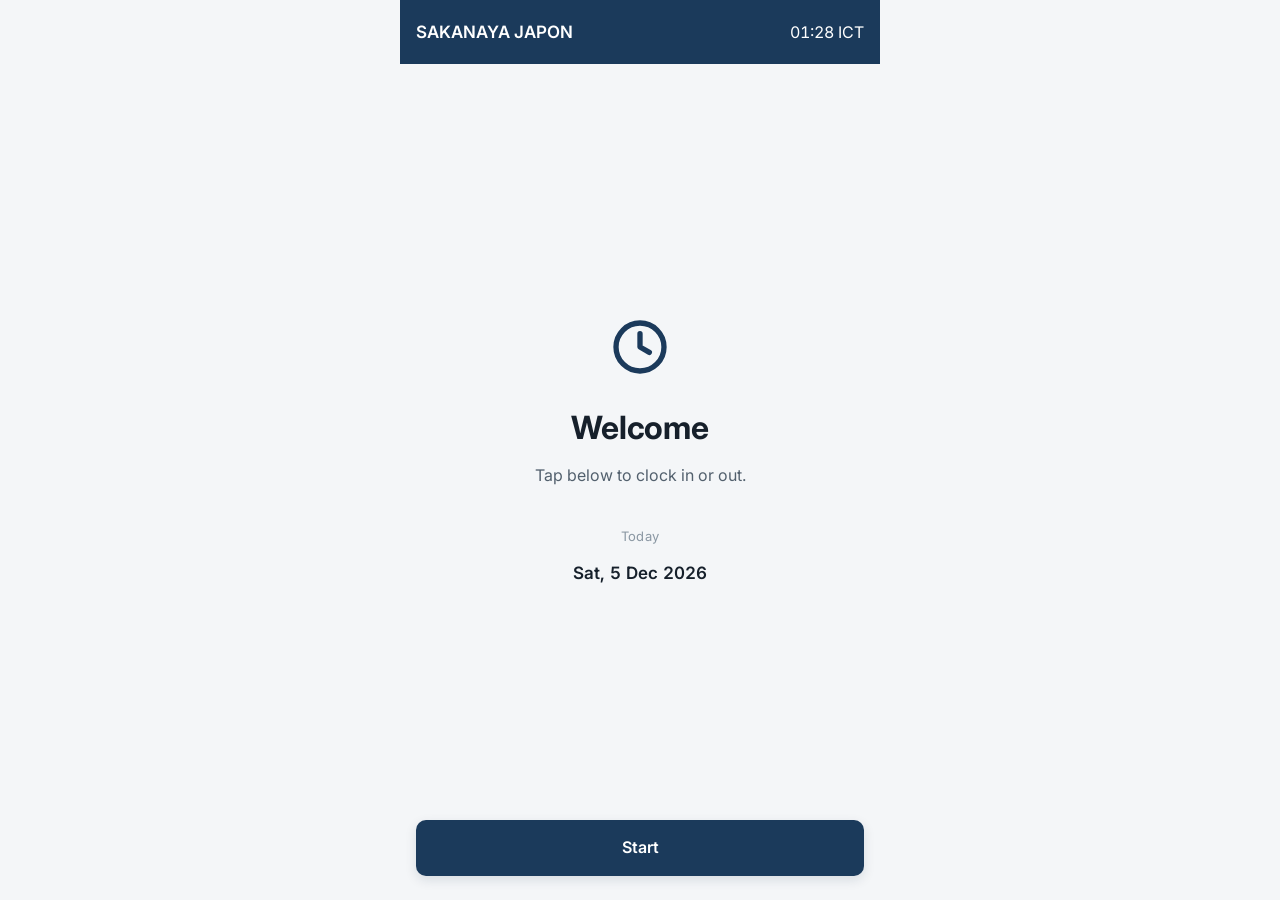
<file: index.html>
<!DOCTYPE html>
<html lang="en">
<head>
  <meta charset="UTF-8" />
  <!--
    index.html — システム1 固定QR打刻ページ（B1）
    設計の正：
      - docs/system1_勤怠給与/デザイン/打刻ページ.md（4画面フロー Welcome→PIN→Action Select→Result）
      - docs/system1_勤怠給与/デザイン/デザインシステム.md（色・タイポ・余白トークン）
    実装：GitHub Pages 静的ページ。打刻ロジックは GAS WebApp（app.js の CONFIG.API_URL）。
    UI言語：英語のみ（B1）。
  -->
  <meta name="viewport" content="width=device-width, initial-scale=1, viewport-fit=cover" />
  <meta name="color-scheme" content="light" />
  <!-- キャッシュ対策：古いページ/スクリプトを掴まないよう毎回確認させる -->
  <meta http-equiv="Cache-Control" content="no-cache, must-revalidate" />
  <title>Clock In / Out</title>
  <link rel="preconnect" href="https://fonts.googleapis.com" />
  <link rel="preconnect" href="https://fonts.gstatic.com" crossorigin />
  <!-- Inter（未読込時は style.css の system-ui フォールバックで成立） -->
  <link href="https://fonts.googleapis.com/css2?family=Inter:wght@400;600;700&display=swap" rel="stylesheet" />
  <link rel="stylesheet" href="style.css?v=20260630c" />
</head>
<body>
  <div class="app">

    <!-- ===== Header band（会社名＋端末時刻：参考表示） ===== -->
    <header class="app__header">
      <span class="app__company" id="companyName">Company Name</span>
      <span class="app__clock tabular" id="deviceClock" aria-label="Current device time">--:-- ICT</span>
    </header>

    <!-- ===== オフライン/エラーバナー（B1 §5-4） ===== -->
    <div class="banner" id="offlineBanner" role="alert">
      <span class="banner__icon" aria-hidden="true">
        <svg class="icon-sm" viewBox="0 0 24 24" fill="none" stroke="currentColor" stroke-width="2" stroke-linecap="round" stroke-linejoin="round">
          <line x1="1" y1="1" x2="23" y2="23"></line>
          <path d="M16.72 11.06A10.94 10.94 0 0 1 19 12.55M5 12.55a10.94 10.94 0 0 1 5.17-2.39M10.71 5.05A16 16 0 0 1 22.58 9M1.42 9a15.91 15.91 0 0 1 4.7-2.88M8.53 16.11a6 6 0 0 1 6.95 0M12 20h.01"></path>
        </svg>
      </span>
      <div>
        <div class="banner__title" id="bannerTitle">No connection</div>
        <div class="banner__msg" id="bannerMsg">You're offline. Your punch was not recorded.</div>
      </div>
    </div>

    <!-- ===== 画面コンテンツ ===== -->
    <main class="app__content">

      <!-- ----- Screen 1: Welcome / Token Check ----- -->
      <section class="screen welcome is-active" id="screenWelcome" aria-labelledby="welcomeTitle">
        <span class="welcome__icon" aria-hidden="true">
          <!-- 時計アイコン（navy線・stroke 2px） -->
          <svg class="icon-lg" viewBox="0 0 24 24" fill="none" stroke="currentColor" stroke-width="2" stroke-linecap="round" stroke-linejoin="round">
            <circle cx="12" cy="12" r="9"></circle>
            <polyline points="12 7 12 12 15.5 14"></polyline>
          </svg>
        </span>
        <h1 class="t-display" id="welcomeTitle">Welcome</h1>
        <p class="t-body text-secondary">Tap below to clock in or out.</p>
        <p class="t-small welcome__date-label">Today</p>
        <p class="t-h3 welcome__date tabular" id="welcomeDate">—</p>
      </section>

      <!-- ----- Screen 2: PIN Entry ----- -->
      <section class="screen pin" id="screenPin" aria-labelledby="pinTitle">
        <div class="pin__heading">
          <h2 class="t-h2 center" id="pinTitle">Enter your PIN</h2>
          <p class="t-small text-secondary center">to identify yourself</p>
        </div>

        <!-- 桁マスク（6桁） -->
        <div class="pin__dots" id="pinDots" aria-hidden="true">
          <span class="pin__dot"></span>
          <span class="pin__dot"></span>
          <span class="pin__dot"></span>
          <span class="pin__dot"></span>
          <span class="pin__dot"></span>
          <span class="pin__dot"></span>
        </div>
        <!-- 表示トグルON時の数字表示（任意） -->
        <div class="pin__shown tabular" id="pinShown" aria-hidden="true"></div>

        <p class="pin__error t-small" id="pinError" role="alert" aria-live="assertive"></p>

        <button type="button" class="pin__toggle" id="pinToggle" aria-pressed="false">Show</button>

        <!-- 数字キーパッド（各キー64×64px） -->
        <div class="keypad" id="keypad" role="group" aria-label="PIN keypad">
          <button type="button" class="key" data-key="1">1</button>
          <button type="button" class="key" data-key="2">2</button>
          <button type="button" class="key" data-key="3">3</button>
          <button type="button" class="key" data-key="4">4</button>
          <button type="button" class="key" data-key="5">5</button>
          <button type="button" class="key" data-key="6">6</button>
          <button type="button" class="key" data-key="7">7</button>
          <button type="button" class="key" data-key="8">8</button>
          <button type="button" class="key" data-key="9">9</button>
          <span class="key key--empty" aria-hidden="true"></span>
          <button type="button" class="key" data-key="0">0</button>
          <button type="button" class="key key--del" data-action="delete" aria-label="Delete last digit">
            <svg class="icon-sm" viewBox="0 0 24 24" fill="none" stroke="currentColor" stroke-width="2" stroke-linecap="round" stroke-linejoin="round">
              <path d="M21 4H8l-7 8 7 8h13a2 2 0 0 0 2-2V6a2 2 0 0 0-2-2z"></path>
              <line x1="18" y1="9" x2="12" y2="15"></line>
              <line x1="12" y1="9" x2="18" y2="15"></line>
            </svg>
          </button>
        </div>
      </section>

      <!-- ----- Screen 3: Action Select ----- -->
      <section class="screen action" id="screenAction" aria-labelledby="actionHello">
        <span class="action__icon" aria-hidden="true">
          <!-- 人アイコン -->
          <svg class="icon-md" viewBox="0 0 24 24" fill="none" stroke="currentColor" stroke-width="2" stroke-linecap="round" stroke-linejoin="round">
            <path d="M20 21v-2a4 4 0 0 0-4-4H8a4 4 0 0 0-4 4v2"></path>
            <circle cx="12" cy="7" r="4"></circle>
          </svg>
        </span>
        <h2 class="t-h2 action__hello" id="actionHello">Hello, —</h2>
        <p class="t-small action__empid tabular" id="actionEmpId">—</p>
        <p class="t-body action__question">What would you like to do?</p>

        <!-- 出勤カード -->
        <button type="button" class="choice" id="choiceIn" data-type="in" aria-pressed="false">
          <span class="choice__check" aria-hidden="true">
            <svg class="icon-sm" viewBox="0 0 24 24" fill="none" stroke="currentColor" stroke-width="2.5" stroke-linecap="round" stroke-linejoin="round">
              <polyline points="20 6 9 17 4 12"></polyline>
            </svg>
          </span>
          <span class="choice__body">
            <span class="choice__title">Clock In</span>
            <span class="choice__sub">Start your workday</span>
            <span class="choice__warn" id="choiceInWarn"></span>
          </span>
        </button>

        <!-- 休憩開始カード -->
        <button type="button" class="choice" id="choiceBreakStart" data-type="break_start" aria-pressed="false">
          <span class="choice__check" aria-hidden="true">
            <svg class="icon-sm" viewBox="0 0 24 24" fill="none" stroke="currentColor" stroke-width="2.5" stroke-linecap="round" stroke-linejoin="round">
              <polyline points="20 6 9 17 4 12"></polyline>
            </svg>
          </span>
          <span class="choice__body">
            <span class="choice__title">Start Break</span>
            <span class="choice__sub">Pause for your break</span>
            <span class="choice__warn" id="choiceBreakStartWarn"></span>
          </span>
        </button>

        <!-- 休憩終了カード -->
        <button type="button" class="choice" id="choiceBreakEnd" data-type="break_end" aria-pressed="false">
          <span class="choice__check" aria-hidden="true">
            <svg class="icon-sm" viewBox="0 0 24 24" fill="none" stroke="currentColor" stroke-width="2.5" stroke-linecap="round" stroke-linejoin="round">
              <polyline points="20 6 9 17 4 12"></polyline>
            </svg>
          </span>
          <span class="choice__body">
            <span class="choice__title">End Break</span>
            <span class="choice__sub">Return from your break</span>
            <span class="choice__warn" id="choiceBreakEndWarn"></span>
          </span>
        </button>

        <!-- 退勤カード -->
        <button type="button" class="choice" id="choiceOut" data-type="out" aria-pressed="false">
          <span class="choice__check" aria-hidden="true">
            <svg class="icon-sm" viewBox="0 0 24 24" fill="none" stroke="currentColor" stroke-width="2.5" stroke-linecap="round" stroke-linejoin="round">
              <polyline points="20 6 9 17 4 12"></polyline>
            </svg>
          </span>
          <span class="choice__body">
            <span class="choice__title">Clock Out</span>
            <span class="choice__sub">End your workday</span>
            <span class="choice__warn" id="choiceOutWarn"></span>
          </span>
        </button>

        <p class="t-small action__last" id="actionLast"></p>
      </section>

      <!-- ----- Screen 4: Result（全画面） ----- -->
      <section class="screen result" id="screenResult" aria-labelledby="resultTitle">
        <div class="result__badge" id="resultBadge" aria-hidden="true">
          <!-- アイコンはJSで成功/警告/危険に差し替え -->
          <svg class="icon-lg" id="resultIcon" viewBox="0 0 24 24" fill="none" stroke="currentColor" stroke-width="2.5" stroke-linecap="round" stroke-linejoin="round">
            <polyline points="20 6 9 17 4 12"></polyline>
          </svg>
        </div>
        <h2 class="t-display result__title" id="resultTitle">—</h2>
        <p class="t-body result__who" id="resultWho"></p>
        <p class="result__time tabular" id="resultTime"></p>
        <p class="t-small result__server-note" id="resultServerNote"></p>
        <!-- 拒否/警告時の対処（What to do） -->
        <div id="resultHelpBlock" hidden>
          <p class="t-small result__what">What to do:</p>
          <p class="t-body result__todo" id="resultTodo"></p>
        </div>
        <p class="t-small result__return" id="resultReturn" aria-live="polite"></p>
      </section>

    </main>

    <!-- ===== Primary action（画面下部固定・画面ごとに切替） ===== -->
    <footer class="app__footer">
      <!-- Screen1 -->
      <button type="button" class="btn btn--primary" id="btnStart" data-footer="welcome">
        <span class="btn__spinner" aria-hidden="true"></span>
        <span class="btn__label">Start</span>
      </button>

      <!-- Screen2 -->
      <button type="button" class="btn btn--primary" id="btnContinue" data-footer="pin" disabled>
        <span class="btn__spinner" aria-hidden="true"></span>
        <span class="btn__label">Continue</span>
      </button>

      <!-- Screen3 -->
      <button type="button" class="btn btn--primary" id="btnPunch" data-footer="action" disabled>
        <span class="btn__spinner" aria-hidden="true"></span>
        <span class="btn__label">Punch</span>
      </button>
      <button type="button" class="btn btn--secondary" id="btnCancel" data-footer="action">
        <span class="btn__label">Cancel</span>
      </button>

      <!-- Screen4 (success) -->
      <button type="button" class="btn btn--primary" id="btnDone" data-footer="result-done">
        <span class="btn__label">Done</span>
      </button>
      <!-- Screen4 (reject) / token / offline -->
      <button type="button" class="btn btn--primary" id="btnTryAgain" data-footer="result-retry">
        <span class="btn__spinner" aria-hidden="true"></span>
        <span class="btn__label">Try again</span>
      </button>
      <button type="button" class="btn btn--secondary" id="btnGetHelp" data-footer="result-help">
        <span class="btn__label">Get help</span>
      </button>
    </footer>
  </div>

  <!-- ライブリージョン（打刻結果の読み上げ・B1 §5-1） -->
  <div class="sr-only" id="liveRegion" aria-live="assertive" role="status"></div>

  <script src="app.js?v=20260630c"></script>
</body>
</html>
</file>
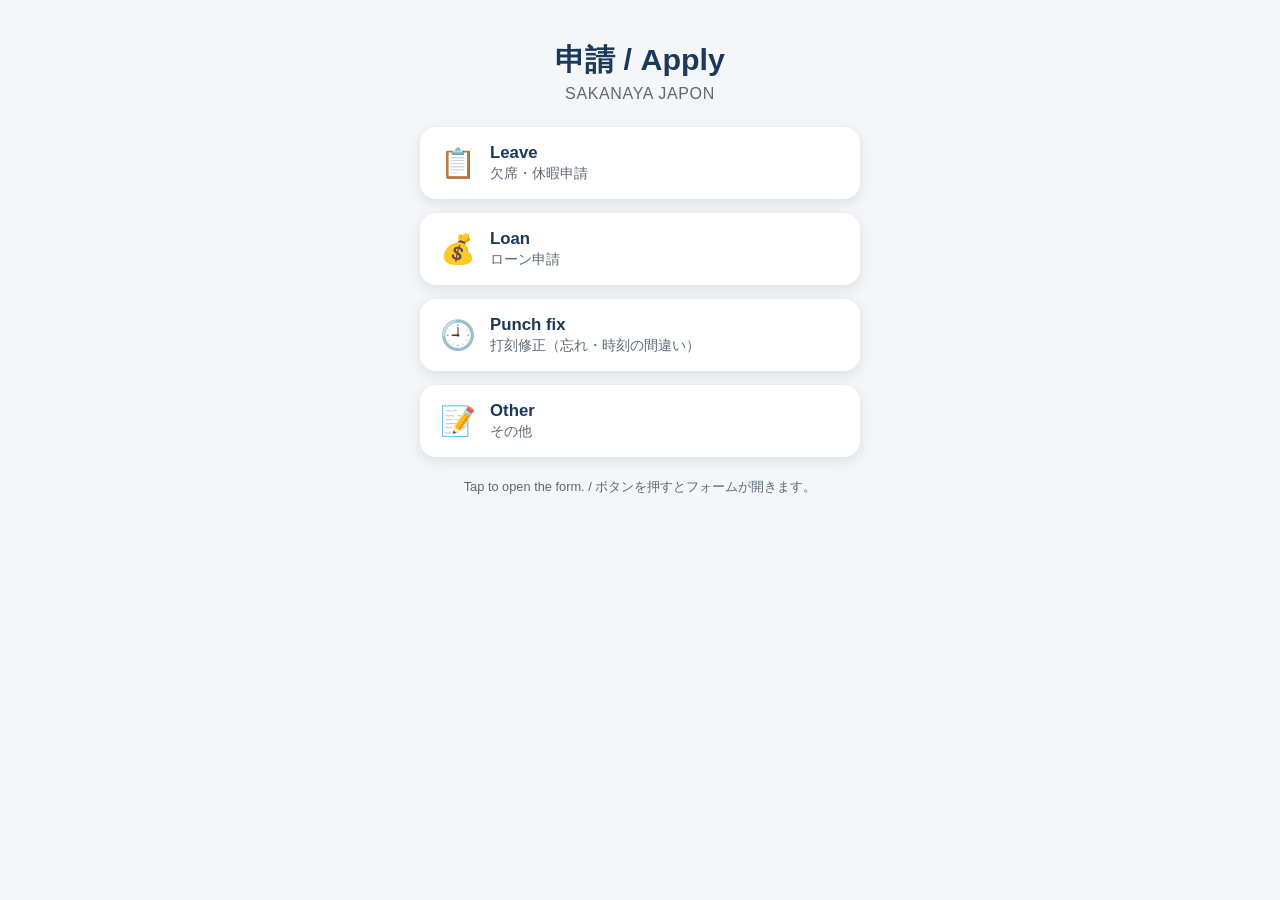
<file: apply.html>
<!DOCTYPE html>
<html lang="ja">
<head>
<meta charset="utf-8" />
<meta name="viewport" content="width=device-width, initial-scale=1, viewport-fit=cover" />
<meta http-equiv="Cache-Control" content="no-cache, must-revalidate" />
<title>申請 / Apply — SAKANAYA JAPON</title>
<!--
  apply.html — Telegram の「メニューボタン」から開く申請ハブ（Web App）。
  入力欄の隣のボタンから常時アクセス可。3つの申請フォームへ振り分ける。
  ※フォームURLが変わったらここを更新する。
-->
<script src="https://telegram.org/js/telegram-web-app.js"></script>
<style>
  :root{--navy:#1B3A5B;--navy2:#12293F;--gold:#C9A227;--ink:#16202B;--muted:#5B6976;}
  *{box-sizing:border-box;}
  html,body{margin:0;height:100%;}
  body{font-family:"Segoe UI","Hiragino Kaku Gothic ProN","Yu Gothic",Meiryo,Arial,sans-serif;
    background:#F4F6F8;color:var(--ink);min-height:100vh;min-height:100dvh;
    display:flex;flex-direction:column;align-items:center;justify-content:flex-start;
    padding:clamp(16px,5vw,32px);}
  .head{text-align:center;margin:8px 0 18px;}
  .head h1{color:var(--navy);font-size:clamp(1.4rem,6vw,1.9rem);margin:0 0 4px;}
  .head p{color:var(--muted);font-size:clamp(.85rem,3.4vw,1rem);margin:0;letter-spacing:.04em;}
  .list{width:100%;max-width:440px;display:flex;flex-direction:column;gap:14px;margin-top:6px;}
  .btn{display:flex;align-items:center;gap:14px;width:100%;min-height:72px;padding:16px 20px;
    border:none;border-radius:16px;background:#fff;color:var(--ink);text-align:left;cursor:pointer;
    box-shadow:0 4px 14px rgba(18,41,63,.10);transition:transform .08s ease, box-shadow .08s ease;
    -webkit-tap-highlight-color:transparent;}
  .btn:active{transform:translateY(1px);box-shadow:0 2px 8px rgba(18,41,63,.12);}
  .btn .emo{font-size:1.8rem;flex:0 0 auto;}
  .btn .tx{display:flex;flex-direction:column;}
  .btn .en{font-size:1.05rem;font-weight:700;color:var(--navy);}
  .btn .ja{font-size:.86rem;color:var(--muted);margin-top:2px;}
  .foot{margin-top:22px;color:var(--muted);font-size:.8rem;text-align:center;max-width:440px;}
</style>
</head>
<body>
  <div class="head">
    <h1>申請 / Apply</h1>
    <p>SAKANAYA JAPON</p>
  </div>
  <div class="list">
    <button class="btn" data-url="https://docs.google.com/forms/d/e/1FAIpQLSfTynBVPNnHBi8yUAJS05nimVYk6XwtFynZ3psXP3cR46E-sA/viewform">
      <span class="emo">📋</span><span class="tx"><span class="en">Leave</span><span class="ja">欠席・休暇申請</span></span>
    </button>
    <button class="btn" data-url="https://docs.google.com/forms/d/e/1FAIpQLSfFuVnwhZWYfr939npzA5qKP0h0g9m6hWrpLbpQKLtNlwQaOw/viewform">
      <span class="emo">💰</span><span class="tx"><span class="en">Loan</span><span class="ja">ローン申請</span></span>
    </button>
    <!-- 2026-09 打刻修正申告：URLは給与ブック Setup →「Create punch correction form」実行後に貼る（空なら非表示） -->
    <button class="btn" id="btn-punch" data-url="https://docs.google.com/forms/d/e/1FAIpQLSePhq4FTyxIEmcxBQ8JMROn-J0BMWDUGiTH6nyB82GOISIf6Q/viewform">
      <span class="emo">🕘</span><span class="tx"><span class="en">Punch fix</span><span class="ja">打刻修正（忘れ・時刻の間違い）</span></span>
    </button>
    <button class="btn" data-url="https://docs.google.com/forms/d/e/1FAIpQLSfy2IO2EZgIjGprD1-rq6iiWh3Fsh6xJq0xsU4QW5K7N4MZlg/viewform">
      <span class="emo">📝</span><span class="tx"><span class="en">Other</span><span class="ja">その他</span></span>
    </button>
  </div>
  <div class="foot">Tap to open the form. / ボタンを押すとフォームが開きます。</div>

  <script>
    var tg = window.Telegram && window.Telegram.WebApp;
    if (tg) { try { tg.ready(); tg.expand && tg.expand(); } catch (e) {} }
    function openForm(url) {
      if (tg && tg.openLink) { tg.openLink(url); }      // Telegram内→外部ブラウザで開く
      else { window.open(url, '_blank'); }               // 通常ブラウザのフォールバック
    }
    var btns = document.querySelectorAll('.btn');
    for (var i = 0; i < btns.length; i++) {
      if (!btns[i].getAttribute('data-url')) { btns[i].style.display = 'none'; continue; } // URL未設定のボタンは出さない
      btns[i].addEventListener('click', function () { openForm(this.getAttribute('data-url')); });
    }
  </script>
</body>
</html>
</file>
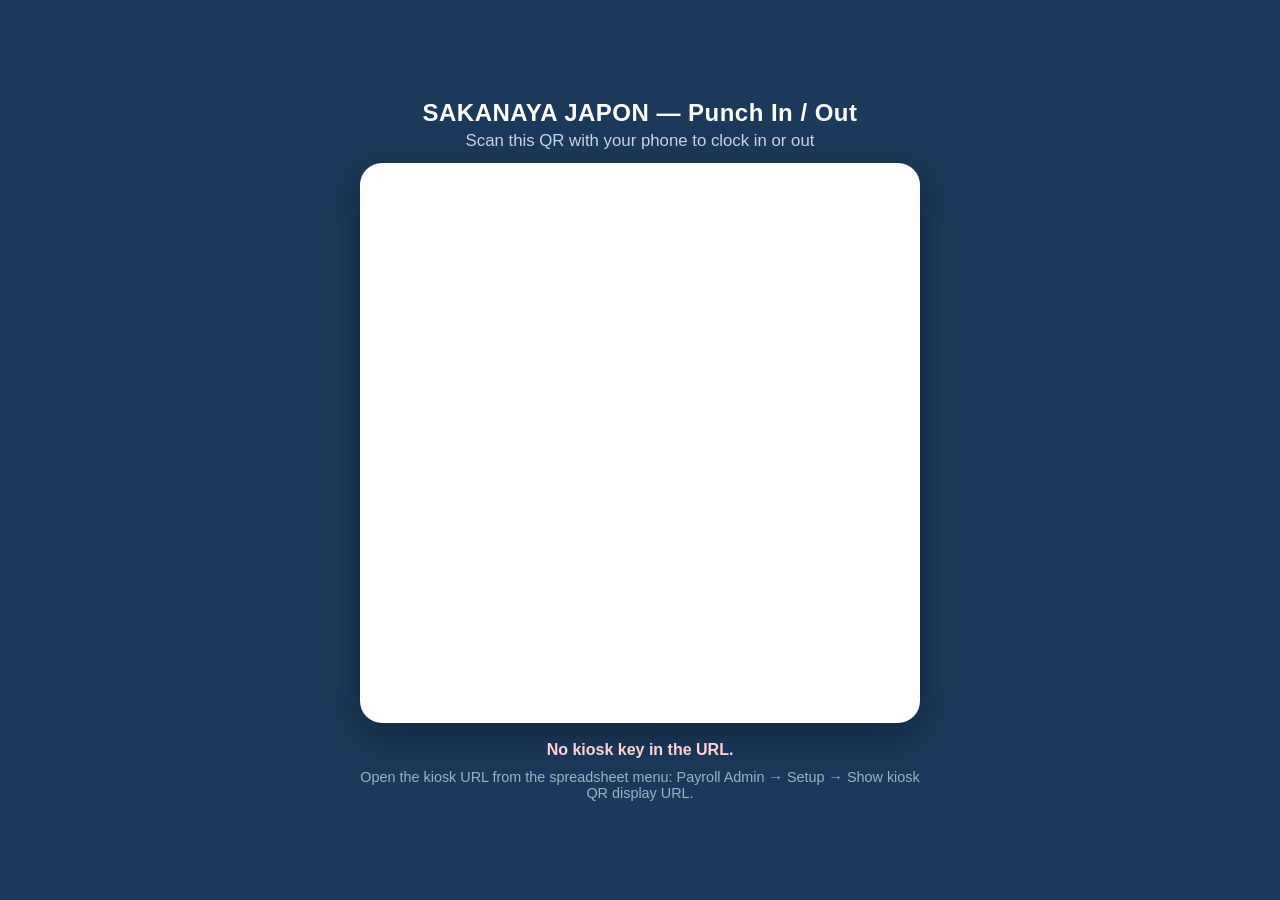
<file: display.html>
<!DOCTYPE html>
<html lang="en">
<head>
<meta charset="utf-8" />
<meta name="viewport" content="width=device-width, initial-scale=1, viewport-fit=cover" />
<meta http-equiv="Cache-Control" content="no-cache, must-revalidate" />
<title>SAKANAYA JAPON — Punch QR (Kiosk)</title>
<!--
  display.html — 会社パッド（kiosk）専用の打刻QR表示ページ。
  ・URLの ?k=<kiosk鍵> で表示コード発行APIを呼び、QRを自動更新（約30秒ごと）。
  ・QRは打刻ページURL + ?c=<表示コード> を符号化。保存QRは数十秒で失効する。
  ・この鍵は秘密：従業員には渡さず、会社パッドだけで開くこと。
-->
<style>
  :root { --navy:#1B3A5B; --gold:#C9A227; }
  * { box-sizing: border-box; }
  html, body { margin: 0; height: 100%; }
  body {
    font-family: "Segoe UI","Hiragino Kaku Gothic ProN","Yu Gothic",Meiryo,Arial,sans-serif;
    background: var(--navy); color: #fff;
    display: flex; flex-direction: column; align-items: center; justify-content: center;
    min-height: 100vh; min-height: 100dvh; /* スマホのアドレスバーぶんも考慮 */
    padding: clamp(8px, 2.5vw, 24px); text-align: center;
  }
  h1 { font-size: clamp(1.05rem, 4.6vw, 1.5rem); margin: 0 0 4px; letter-spacing: .02em; }
  .sub { color: #cdd8e3; font-size: clamp(.82rem, 3.2vw, 1.05rem); margin: 0 0 12px; max-width: 92vw; }
  /* カード幅＝画面に合わせて可変（縦が短い端末でもはみ出さないよう vh でも上限）。QRはカードいっぱい。 */
  .card {
    background: #fff; box-shadow: 0 12px 44px rgba(0,0,0,.35);
    border-radius: clamp(14px, 3vw, 22px); padding: clamp(10px, 3vw, 22px);
    width: min(94vw, 74vh, 560px);
  }
  #qr { width: 100%; aspect-ratio: 1 / 1; display: flex; align-items: center; justify-content: center; }
  #qr img { width: 100%; height: 100%; image-rendering: pixelated; }
  .status { margin-top: clamp(10px, 2.5vw, 18px); color: #cdd8e3; font-size: clamp(.82rem, 3vw, 1rem); min-height: 1.4em; }
  .hint { margin-top: 6px; color: #9fb0c0; font-size: clamp(.72rem, 2.6vw, .9rem); max-width: min(94vw, 560px); }
  .err { color: #ffd2d2; font-weight: bold; }
  .clock { color: var(--gold); font-variant-numeric: tabular-nums; }
</style>
</head>
<body>
  <h1>SAKANAYA JAPON — Punch In / Out</h1>
  <div class="sub">Scan this QR with your phone to clock in or out</div>
  <div class="card"><div id="qr">…</div></div>
  <div class="status" id="status">Starting…</div>
  <div class="hint" id="hint"></div>

  <script src="qrcode.js?v=20260629"></script>
  <script>
  (function () {
    'use strict';

    // ★ GAS WebApp の exec URL（app.js と同じ）
    var API_URL = 'https://script.google.com/macros/s/AKfycbyKJS9038Jwi_keAO7t-oj32yJbhyan0pmrZufc-v6F1TkP6at_gns1dVavtGoZFBymGQ/exec';
    var REFRESH_SECONDS = 30; // QR更新間隔（サーバTTL90sより十分短く＝常に有効なQRを表示）

    var statusEl = document.getElementById('status');
    var hintEl = document.getElementById('hint');
    var qrEl = document.getElementById('qr');

    function kioskKey() {
      try { return new URLSearchParams(location.search).get('k') || ''; }
      catch (e) { return ''; }
    }
    // display.html のあるディレクトリ＝打刻ページ(index.html)の場所
    function punchBase() { return new URL('.', location.href).href; }

    function pad2(n) { return (n < 10 ? '0' : '') + n; }
    function clockStr() {
      var d = new Date();
      return pad2(d.getHours()) + ':' + pad2(d.getMinutes()) + ':' + pad2(d.getSeconds());
    }

    var K = kioskKey();
    if (!K) {
      statusEl.innerHTML = '<span class="err">No kiosk key in the URL.</span>';
      hintEl.textContent = 'Open the kiosk URL from the spreadsheet menu: Payroll Admin → Setup → Show kiosk QR display URL.';
      qrEl.textContent = '';
      return;
    }

    function renderQR(code) {
      // ★ パラメータ名は dc（display code）。'c' はGoogleの/execで400になるため使わない。
      var url = punchBase() + '?dc=' + encodeURIComponent(code);
      var qr = qrcode(0, 'M'); // typeNumber=0(auto), error correction 'M'
      qr.addData(url);
      qr.make();
      qrEl.innerHTML = qr.createImgTag(8, 4); // cellSize, margin（CSSで拡大表示）
    }

    function fetchCode() {
      fetch(API_URL + '?action=displayCode&k=' + encodeURIComponent(K), { method: 'GET' })
        .then(function (r) { return r.text(); })
        .then(function (t) {
          var j = null;
          try { j = JSON.parse(t); } catch (e) { j = null; }
          if (j && j.ok && j.code) {
            renderQR(j.code);
            statusEl.innerHTML = 'Updated <span class="clock">' + clockStr() + '</span> · refreshes every ' + REFRESH_SECONDS + 's';
            hintEl.textContent = 'A saved photo of this QR stops working within ~1 minute. Always scan the live QR here.';
          } else {
            statusEl.innerHTML = '<span class="err">' + ((j && j.message) || 'Could not get a code.') + '</span>';
            hintEl.textContent = 'Check the kiosk URL / key (Payroll Admin → Setup → Show kiosk QR display URL).';
          }
        })
        .catch(function () {
          // ネットワーク一時失敗：直前のQRはサーバTTL(90s)内なら有効。次回更新で復帰。
          statusEl.innerHTML = '<span class="err">Network error at ' + clockStr() + '. Retrying…</span>';
        });
    }

    fetchCode();
    setInterval(fetchCode, REFRESH_SECONDS * 1000);
  })();
  </script>
</body>
</html>
</file>
<file: style.css>
/*
 * style.css — システム1 固定QR打刻ページ（B1）
 *
 * 設計の正：
 *   - docs/system1_勤怠給与/デザイン/デザインシステム.md（色HEX・タイポ・余白・トークン・タップ領域）
 *   - docs/system1_勤怠給与/デザイン/打刻ページ.md（B1：4画面フロー・状態・英語UI文言）
 *
 * 方針：
 *   - デザイントークンはすべて CSS 変数化（HEX/サイズは指定値どおり）。
 *   - 安価Android・逆光・屋外でも崩れない高コントラスト（navy×白固定の操作要素）。
 *   - タップ領域：主ボタン56px・PINキー64px・最小44px厳守。本文16px以上。
 *   - 相対単位（rem）で OS 文字拡大に追従。base 16px。
 */

/* ===========================================================================
 * デザイントークン（デザインシステム.md §9 のHEX・サイズをそのまま変数化）
 * =========================================================================== */
:root {
  /* Color — Brand / Navy */
  --color-brand-navy: #1B3A5B;
  --color-brand-navy-deep: #12293F;
  --color-brand-navy-tint: #E8EEF4;
  --color-accent-gold: #C9A227;
  --color-accent-gold-tint: #F6EFD8;

  /* Color — Neutral */
  --color-text-primary: #16202B;
  --color-text-secondary: #52606D;
  --color-text-muted: #8A97A3;
  --color-text-ondark: #FFFFFF;
  --color-bg-page: #F4F6F8;
  --color-bg-surface: #FFFFFF;
  --color-border-default: #D5DCE3;
  --color-border-strong: #A9B5C0;

  /* Color — Status */
  --color-success: #1E7E45;
  --color-success-tint: #E3F2E8;
  --color-warning: #B5740A;
  --color-warning-tint: #FBF0DC;
  --color-danger: #C0392B;
  --color-danger-tint: #FBE6E3;
  --color-info: #2563A8;
  --color-info-tint: #E5EEF7;

  /* Disabled button (デザインシステム §6-1 無効) */
  --color-disabled-bg: #C7CED5;

  /* Radius */
  --radius-sm: 6px;
  --radius-md: 10px;
  --radius-lg: 16px;
  --radius-full: 9999px;

  /* Space (8px grid) */
  --space-1: 4px;
  --space-2: 8px;
  --space-3: 12px;
  --space-4: 16px;
  --space-5: 24px;
  --space-6: 32px;
  --space-7: 48px;
  --space-8: 64px;

  /* Shadow（navy を薄めた影。純黒を避ける） */
  --shadow-sm: 0 1px 2px rgba(18, 41, 63, 0.08);
  --shadow-md: 0 4px 12px rgba(18, 41, 63, 0.12);
  --shadow-focus: 0 0 0 3px rgba(37, 99, 168, 0.35);

  /* Type — font families */
  --font-ui: 'Inter', -apple-system, 'Segoe UI', Roboto, 'Noto Sans', Arial, sans-serif;
  --font-amount: 'Inter', 'Roboto Mono', 'DejaVu Sans Mono', Consolas, monospace;

  /* Layout */
  --content-max: 480px;
  --header-height: 64px;
}

/* ===========================================================================
 * リセット・基底
 * =========================================================================== */
*,
*::before,
*::after {
  box-sizing: border-box;
  margin: 0;
  padding: 0;
}

html {
  font-size: 16px; /* base。rem 基準。iOS自動ズーム回避も兼ねる */
  -webkit-text-size-adjust: 100%;
}

body {
  font-family: var(--font-ui);
  color: var(--color-text-primary);
  background: var(--color-bg-page);
  line-height: 1.5;
  /* 逆光・OLED眩しさ低減のため純白でなく bg.page を地に */
  min-height: 100vh;
  -webkit-font-smoothing: antialiased;
}

/* 等幅数字（金額・PIN・時刻の桁を揃える） */
.tabular {
  font-variant-numeric: tabular-nums;
  font-feature-settings: 'tnum' 1;
}

/* スクリーンリーダ専用（ライブリージョン等） */
.sr-only {
  position: absolute;
  width: 1px;
  height: 1px;
  padding: 0;
  margin: -1px;
  overflow: hidden;
  clip: rect(0, 0, 0, 0);
  white-space: nowrap;
  border: 0;
}

/* ===========================================================================
 * アプリ枠・ヘッダ・コンテンツ・フッタ操作
 * =========================================================================== */
.app {
  display: flex;
  flex-direction: column;
  min-height: 100vh;
  max-width: var(--content-max);
  margin: 0 auto; /* 大画面では中央寄せ（間延び防止・B1 §2） */
  background: var(--color-bg-page);
}

/* Header band（navy 帯・高さ約64px・会社名＋端末時刻） */
.app__header {
  display: flex;
  align-items: center;
  justify-content: space-between;
  min-height: var(--header-height);
  padding: 0 var(--space-4); /* 画面外マージン左右16px */
  background: var(--color-brand-navy);
  color: var(--color-text-ondark);
}

.app__company {
  font-size: 1.0625rem; /* 17px type.h3 */
  font-weight: 600;
  line-height: 1.35;
  letter-spacing: 0;
}

.app__clock {
  font-size: 1rem; /* 16px type.body */
  font-weight: 400;
  font-variant-numeric: tabular-nums;
  color: var(--color-text-ondark);
  white-space: nowrap;
}

/* Content area（縦単一カラム・中央〜やや上に情報） */
.app__content {
  flex: 1 1 auto;
  padding: var(--space-5) var(--space-4); /* 上下24・左右16 */
  display: flex;
  flex-direction: column;
}

/* Primary action（画面下部固定・全幅・下マージン space.5） */
.app__footer {
  padding: var(--space-4) var(--space-4) var(--space-5);
  display: flex;
  flex-direction: column;
  gap: var(--space-2);
}

/* ===========================================================================
 * 画面（screen）の切替
 * =========================================================================== */
.screen {
  display: none;
  flex: 1 1 auto;
  flex-direction: column;
}

.screen.is-active {
  display: flex;
}

/* 画面遷移フェード（reduced-motion で無効） */
@media (prefers-reduced-motion: no-preference) {
  .screen.is-active {
    animation: fadeIn 140ms ease-out;
  }
  @keyframes fadeIn {
    from { opacity: 0; }
    to { opacity: 1; }
  }
}

/* ===========================================================================
 * タイポグラフィ・ユーティリティ（type.* トークン）
 * =========================================================================== */
.t-display {
  font-size: 2rem;          /* 32px */
  font-weight: 700;
  line-height: 1.2;
  letter-spacing: -0.2px;
}
.t-h1 { font-size: 1.5rem; font-weight: 700; line-height: 1.25; letter-spacing: -0.2px; }
.t-h2 { font-size: 1.25rem; font-weight: 600; line-height: 1.3; }
.t-h3 { font-size: 1.0625rem; font-weight: 600; line-height: 1.35; }
.t-body { font-size: 1rem; font-weight: 400; line-height: 1.5; }
.t-body-strong { font-size: 1rem; font-weight: 600; line-height: 1.5; }
.t-small { font-size: 0.8125rem; font-weight: 400; line-height: 1.45; letter-spacing: 0.1px; }
.t-amount {
  font-size: 1.125rem; font-weight: 600; line-height: 1.3;
  font-variant-numeric: tabular-nums;
}

.text-secondary { color: var(--color-text-secondary); }
.text-muted { color: var(--color-text-muted); }

.mt-1 { margin-top: var(--space-1); }
.mt-2 { margin-top: var(--space-2); }
.mt-3 { margin-top: var(--space-3); }
.mt-4 { margin-top: var(--space-4); }
.mt-5 { margin-top: var(--space-5); }
.mt-6 { margin-top: var(--space-6); }

.center { text-align: center; }

/* ===========================================================================
 * ボタン（デザインシステム §6-1）
 * =========================================================================== */
.btn {
  display: inline-flex;
  align-items: center;
  justify-content: center;
  gap: var(--space-2);
  width: 100%;
  min-height: 56px; /* モバイル主ボタン56px */
  padding: 12px 24px;
  border: none;
  border-radius: var(--radius-md);
  font-family: var(--font-ui);
  font-size: 1rem;
  font-weight: 600;
  line-height: 1.2;
  cursor: pointer;
  -webkit-tap-highlight-color: transparent;
  transition: background-color 100ms ease, transform 100ms ease, box-shadow 100ms ease;
}

.btn:focus-visible {
  outline: none;
  box-shadow: var(--shadow-focus);
}

/* Primary（navy × 白） */
.btn--primary {
  background: var(--color-brand-navy);
  color: var(--color-text-ondark);
  box-shadow: var(--shadow-md);
}
.btn--primary:active:not(:disabled) {
  background: var(--color-brand-navy-deep);
  transform: translateY(1px);
  box-shadow: var(--shadow-sm);
}

/* Secondary（白 × navy・強罫線） */
.btn--secondary {
  background: var(--color-bg-surface);
  color: var(--color-brand-navy);
  border: 1.5px solid var(--color-border-strong);
}
.btn--secondary:active:not(:disabled) {
  background: var(--color-brand-navy-tint);
  transform: translateY(1px);
}

/* 無効（押せないことが一目で分かる淡色化） */
.btn:disabled {
  background: var(--color-disabled-bg);
  color: var(--color-text-muted);
  box-shadow: none;
  cursor: not-allowed;
  border-color: var(--color-disabled-bg);
}

/* 処理中のスピナー（ボタン内・info系の控えめ回転） */
.btn__spinner {
  width: 18px;
  height: 18px;
  border: 2px solid rgba(255, 255, 255, 0.45);
  border-top-color: #ffffff;
  border-radius: var(--radius-full);
  display: none;
}
.btn--secondary .btn__spinner {
  border: 2px solid rgba(27, 58, 91, 0.25);
  border-top-color: var(--color-brand-navy);
}
.btn.is-loading .btn__spinner {
  display: inline-block;
}
@media (prefers-reduced-motion: no-preference) {
  .btn.is-loading .btn__spinner {
    animation: spin 700ms linear infinite;
  }
  @keyframes spin {
    to { transform: rotate(360deg); }
  }
}
/* reduced-motion：回転せず静的（点滅させない） */
@media (prefers-reduced-motion: reduce) {
  .btn.is-loading .btn__spinner {
    border-top-color: rgba(255, 255, 255, 0.7);
  }
}

/* ===========================================================================
 * Screen 1: Welcome / Token Check
 * =========================================================================== */
.welcome {
  align-items: center;
  text-align: center;
  justify-content: center;
  gap: var(--space-4);
  padding-top: var(--space-6);
}

.welcome__icon {
  color: var(--color-brand-navy);
  margin-bottom: var(--space-2);
}

.welcome__date-label {
  color: var(--color-text-muted);
  margin-top: var(--space-5);
}

.welcome__date {
  color: var(--color-text-primary);
}

/* ===========================================================================
 * Screen 2: PIN Entry（大型数字キーパッド・64px・6桁マスク）
 * =========================================================================== */
.pin {
  align-items: center;
}

.pin__heading {
  align-self: stretch;
}

/* 桁マスク（● 入力済 / ○ 未入力）。type.pin：28px Bold・字間4px */
.pin__dots {
  display: flex;
  justify-content: center;
  gap: var(--space-2);
  margin: var(--space-6) 0 var(--space-5);
}

.pin__dot {
  width: 18px;
  height: 18px;
  border-radius: var(--radius-full);
  border: 2px solid var(--color-border-strong);
  background: transparent;
  transition: background-color 80ms ease, border-color 80ms ease;
}
.pin__dot.is-filled {
  background: var(--color-brand-navy);
  border-color: var(--color-brand-navy);
}
/* 表示トグルON時：数字を見せる（任意） */
.pin__shown {
  display: none;
  font-family: var(--font-amount);
  font-size: 1.75rem; /* 28px type.pin */
  font-weight: 700;
  letter-spacing: 4px;
  color: var(--color-text-primary);
  text-align: center;
  margin: var(--space-6) 0 var(--space-5);
  min-height: 2.1rem;
}
.pin.is-show .pin__dots { display: none; }
.pin.is-show .pin__shown { display: block; }

/* PIN誤り：桁マスクを赤に＋横シェイク（reduced-motion で静止赤枠） */
.pin.is-error .pin__dot {
  border-color: var(--color-danger);
}
.pin.is-error .pin__dot.is-filled {
  background: var(--color-danger);
  border-color: var(--color-danger);
}
@media (prefers-reduced-motion: no-preference) {
  .pin.is-shake .pin__dots,
  .pin.is-shake .pin__shown {
    animation: shake 120ms ease-in-out;
  }
  @keyframes shake {
    0%, 100% { transform: translateX(0); }
    25% { transform: translateX(-8px); }
    75% { transform: translateX(8px); }
  }
}

/* エラーメッセージ（type.small danger・インライン） */
.pin__error {
  min-height: 1.2rem;
  color: var(--color-danger);
  text-align: center;
  margin-bottom: var(--space-4);
}

/* 表示トグル（Show / Hide） */
.pin__toggle {
  background: none;
  border: none;
  color: var(--color-info);
  font-size: 0.8125rem;
  font-weight: 600;
  padding: var(--space-2) var(--space-3);
  min-height: 44px;
  cursor: pointer;
}
.pin__toggle:focus-visible {
  outline: none;
  box-shadow: var(--shadow-focus);
  border-radius: var(--radius-sm);
}

/* 数字キーパッド（各キー64×64px・間隔8px） */
.keypad {
  display: grid;
  grid-template-columns: repeat(3, 64px);
  gap: var(--space-2);
  justify-content: center;
  margin-top: var(--space-2);
}

.key {
  width: 64px;
  height: 64px;
  border: 1px solid var(--color-border-default);
  border-radius: var(--radius-md);
  background: var(--color-bg-surface);
  color: var(--color-text-primary);
  font-family: var(--font-amount);
  font-size: 1.5rem;
  font-weight: 600;
  cursor: pointer;
  -webkit-tap-highlight-color: transparent;
  display: flex;
  align-items: center;
  justify-content: center;
  transition: background-color 100ms ease, transform 80ms ease;
}
.key:active {
  background: var(--color-brand-navy-tint);
  transform: translateY(1px);
}
.key:focus-visible {
  outline: none;
  box-shadow: var(--shadow-focus);
}
.key--empty {
  border: none;
  background: transparent;
  cursor: default;
  pointer-events: none;
}
.key--del svg {
  stroke: var(--color-text-secondary);
}

/* ===========================================================================
 * Screen 3: Action Select（氏名表示＋出退勤2択カード）
 * =========================================================================== */
.action__icon {
  color: var(--color-brand-navy);
  align-self: center;
}

.action__hello {
  text-align: center;
  margin-top: var(--space-2);
}
.action__empid {
  text-align: center;
  color: var(--color-text-muted);
  margin-top: var(--space-1);
}
.action__question {
  text-align: center;
  color: var(--color-text-secondary);
  margin-top: var(--space-4);
  margin-bottom: var(--space-3);
}

/* 2択カード（最小64px高・全幅。選択は navy枠＋tint背景＋左チェックで冗長表現） */
.choice {
  display: flex;
  align-items: center;
  gap: var(--space-3);
  width: 100%;
  min-height: 72px;
  padding: var(--space-4);
  margin-bottom: var(--space-3);
  border: 1.5px solid var(--color-border-default);
  border-radius: var(--radius-md);
  background: var(--color-bg-surface);
  text-align: left;
  cursor: pointer;
  -webkit-tap-highlight-color: transparent;
  transition: border-color 100ms ease, background-color 100ms ease;
}
.choice:focus-visible {
  outline: none;
  box-shadow: var(--shadow-focus);
}
.choice.is-selected {
  border: 2px solid var(--color-brand-navy);
  background: var(--color-brand-navy-tint);
}

.choice__check {
  width: 24px;
  height: 24px;
  flex: 0 0 24px;
  border-radius: var(--radius-full);
  border: 2px solid var(--color-border-strong);
  display: flex;
  align-items: center;
  justify-content: center;
  color: var(--color-text-ondark);
}
.choice.is-selected .choice__check {
  border-color: var(--color-brand-navy);
  background: var(--color-brand-navy);
}
.choice__check svg { display: none; }
.choice.is-selected .choice__check svg { display: block; }

.choice__body {
  display: flex;
  flex-direction: column;
}
.choice__title {
  font-size: 1.0625rem;
  font-weight: 600;
  color: var(--color-text-primary);
}
.choice__sub {
  font-size: 0.8125rem;
  color: var(--color-text-secondary);
  margin-top: 2px;
}

/* 二重打刻の予防的注意（B1 §3：Already clocked in ...） */
.choice__warn {
  display: none;
  font-size: 0.8125rem;
  color: var(--color-warning);
  margin-top: 2px;
}
.choice.has-warn .choice__warn {
  display: block;
}

/* 直近打刻（Last punch） */
.action__last {
  margin-top: var(--space-4);
  text-align: center;
  color: var(--color-text-muted);
}

/* ===========================================================================
 * Screen 4: Result（全画面・成功/失敗/拒否/オフライン）
 * =========================================================================== */
.result {
  align-items: center;
  justify-content: center;
  text-align: center;
  gap: var(--space-4);
  padding-top: var(--space-7);
}

/* 96px 円アイコン（成功/警告/危険） */
.result__badge {
  width: 96px;
  height: 96px;
  border-radius: var(--radius-full);
  display: flex;
  align-items: center;
  justify-content: center;
  color: var(--color-text-ondark);
}
.result__badge svg { stroke: var(--color-text-ondark); }

.result--success .result__badge { background: var(--color-success); }
.result--warning .result__badge { background: var(--color-warning); }
.result--danger .result__badge { background: var(--color-danger); }

/* 成功時のアイコン ポップイン（150ms・1回） */
@media (prefers-reduced-motion: no-preference) {
  .result.is-active .result__badge {
    animation: popIn 150ms ease-out;
  }
  @keyframes popIn {
    from { transform: scale(0.7); opacity: 0; }
    to { transform: scale(1); opacity: 1; }
  }
}

.result__title {
  color: var(--color-text-primary);
}
.result__who {
  color: var(--color-text-secondary);
}
.result__time {
  font-family: var(--font-amount);
  font-size: 1.5rem;
  font-weight: 700;
  font-variant-numeric: tabular-nums;
  color: var(--color-text-primary);
}
.result__server-note {
  color: var(--color-text-secondary);
}
.result__what {
  color: var(--color-text-secondary);
}
.result__todo {
  color: var(--color-text-primary);
}
.result__return {
  color: var(--color-text-muted);
  min-height: 1.2rem;
}

/* ===========================================================================
 * オフライン／エラーバナー（danger.tint＋左罫線・B1 §5-4）
 * =========================================================================== */
.banner {
  display: none;
  align-items: flex-start;
  gap: var(--space-3);
  padding: var(--space-3) var(--space-4);
  margin: 0 var(--space-4) var(--space-4);
  border-radius: var(--radius-md);
  border-left: 4px solid var(--color-danger);
  background: var(--color-danger-tint);
  color: var(--color-text-primary);
}
.banner.is-visible {
  display: flex;
}
.banner__icon {
  color: var(--color-danger);
  flex: 0 0 auto;
  margin-top: 2px;
}
.banner__title {
  font-weight: 600;
}
.banner__msg {
  font-size: 0.8125rem;
  color: var(--color-text-secondary);
  margin-top: 2px;
}

/* ===========================================================================
 * 共通アイコンサイズ
 * =========================================================================== */
.icon-lg { width: 64px; height: 64px; }
.icon-md { width: 32px; height: 32px; }
.icon-sm { width: 20px; height: 20px; }
</file>
